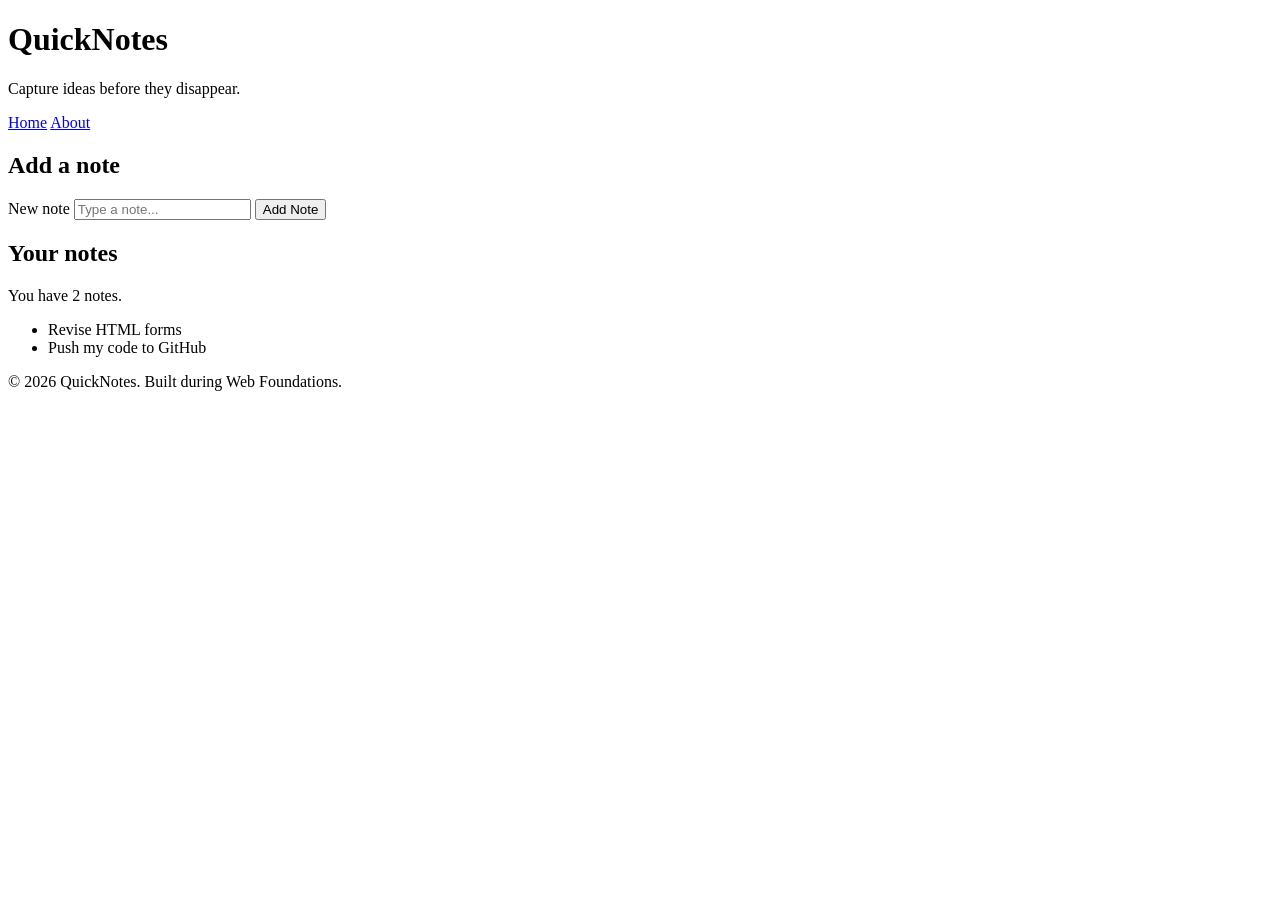
<file: day 1/index.html>
<!DOCTYPE html>
<html lang="en">
  <head>
    <meta charset="UTF-8" />
    <meta name="viewport" content="width=device-width, initial-scale=1.0" />
    <title>QuickNotes</title>
  </head>

  <body>
    <header>
      <h1>QuickNotes</h1>
      <p>Capture ideas before they disappear.</p>

      <nav>
        <a href="index.html">Home</a>
        <a href="about.html">About</a>
      </nav>
    </header>

    <main>
      <section>
        <h2>Add a note</h2>

        <form id="note-form">
          <label for="note-input">New note</label>
          <input
            type="text"
            id="note-input"
            placeholder="Type a note..."
          />
          <button type="submit">Add Note</button>
        </form>
      </section>

      <section>
        <h2>Your notes</h2>

        <p id="note-count">You have 2 notes.</p>

        <ul id="notes-list">
          <li>Revise HTML forms</li>
          <li>Push my code to GitHub</li>
        </ul>
      </section>
    </main>

    <footer>
      <p>&copy; 2026 QuickNotes. Built during Web Foundations.</p>
    </footer>
  </body>
</html>
</file>
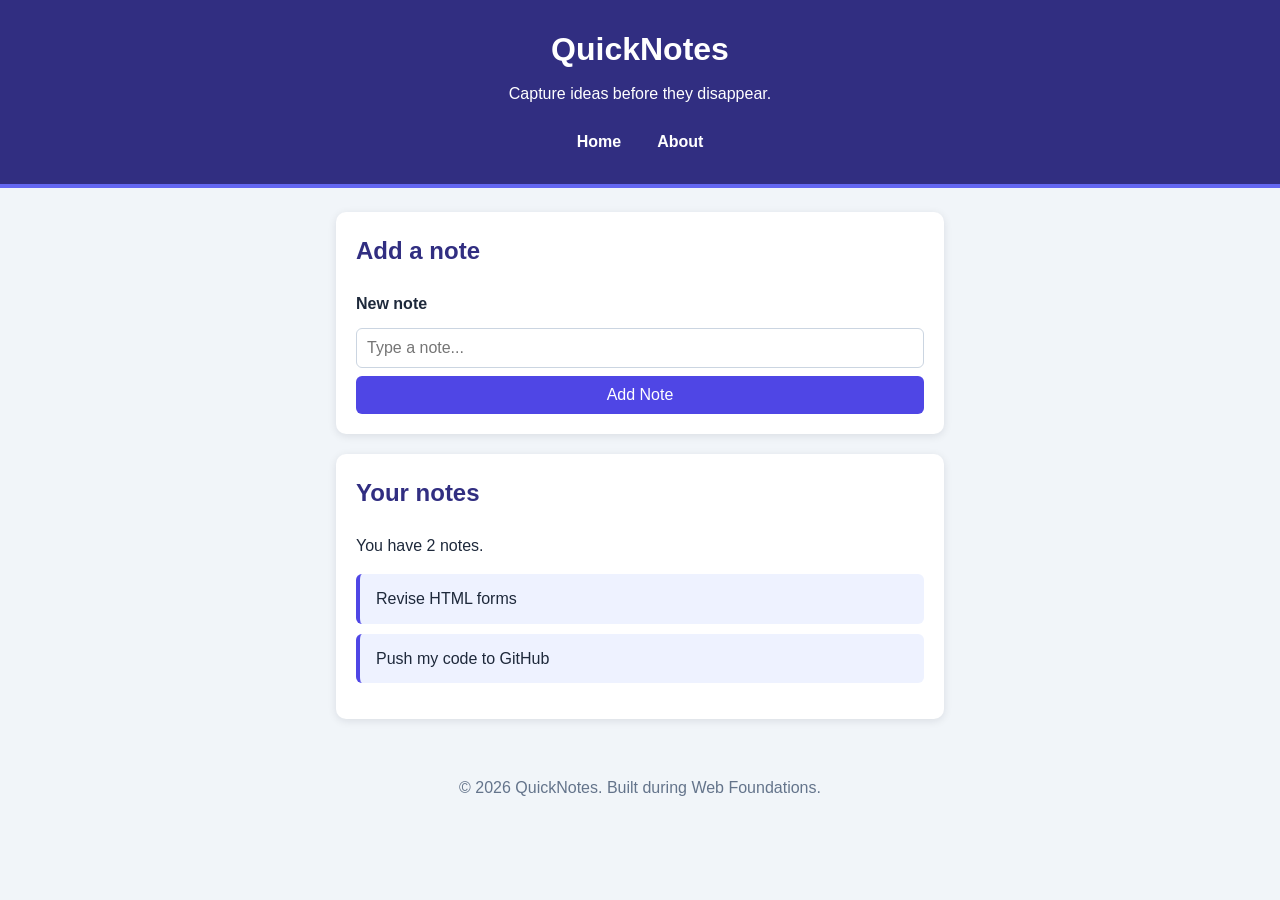
<file: day 2/index.html>
<!DOCTYPE html>
<html lang="en">
  <head>
    <meta charset="UTF-8" />
    <meta name="viewport" content="width=device-width, initial-scale=1.0" />
    <title>QuickNotes</title>
    <link rel="stylesheet" href="style.css" />
  </head>

  <body>
    <header>
      <h1>QuickNotes</h1>
      <p>Capture ideas before they disappear.</p>

      <nav>
        <a href="index.html">Home</a>
        <a href="about.html">About</a>
      </nav>
    </header>

    <main>
      <section>
        <h2>Add a note</h2>

        <form id="note-form">
          <label for="note-input">New note</label>
          <input
            type="text"
            id="note-input"
            placeholder="Type a note..."
          />
          <button type="submit">Add Note</button>
        </form>
      </section>

      <section>
        <h2>Your notes</h2>

        <p id="note-count">You have 2 notes.</p>

        <ul id="notes-list">
          <li>Revise HTML forms</li>
          <li>Push my code to GitHub</li>
        </ul>
      </section>
    </main>

    <footer>
      <p>&copy; 2026 QuickNotes. Built during Web Foundations.</p>
    </footer>
  </body>
</html>
</file>
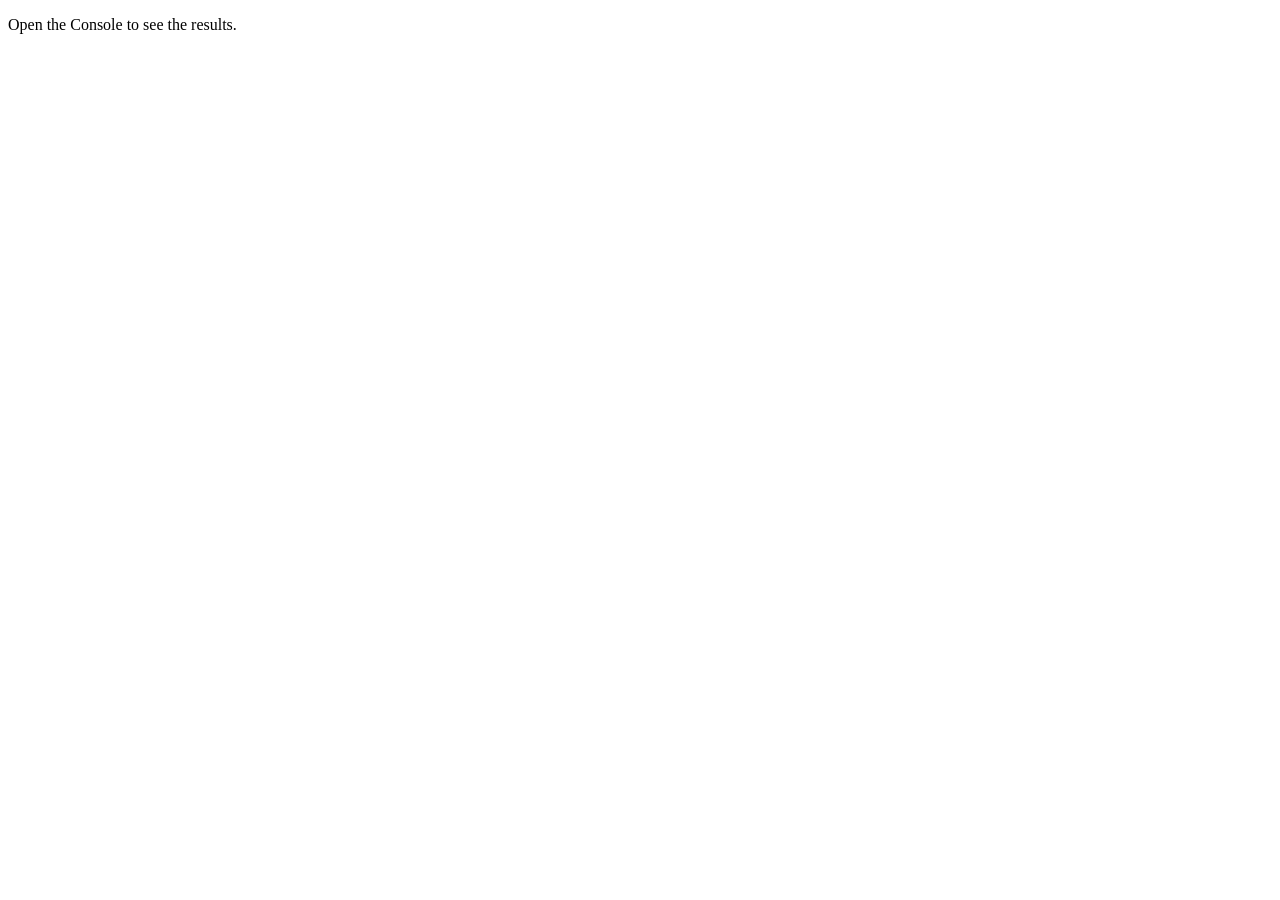
<file: day 3/index.html>
<!DOCTYPE html>
<html lang="en">
<head>
  <meta charset="UTF-8">
  <meta name="viewport" content="width=device-width, initial-scale=1.0">
  <title>Notes Toolkit</title>
  <script src="script.js" defer></script>
</head>
<body>
  <p>Open the Console to see the results.</p>
</body>
</html>
</file>
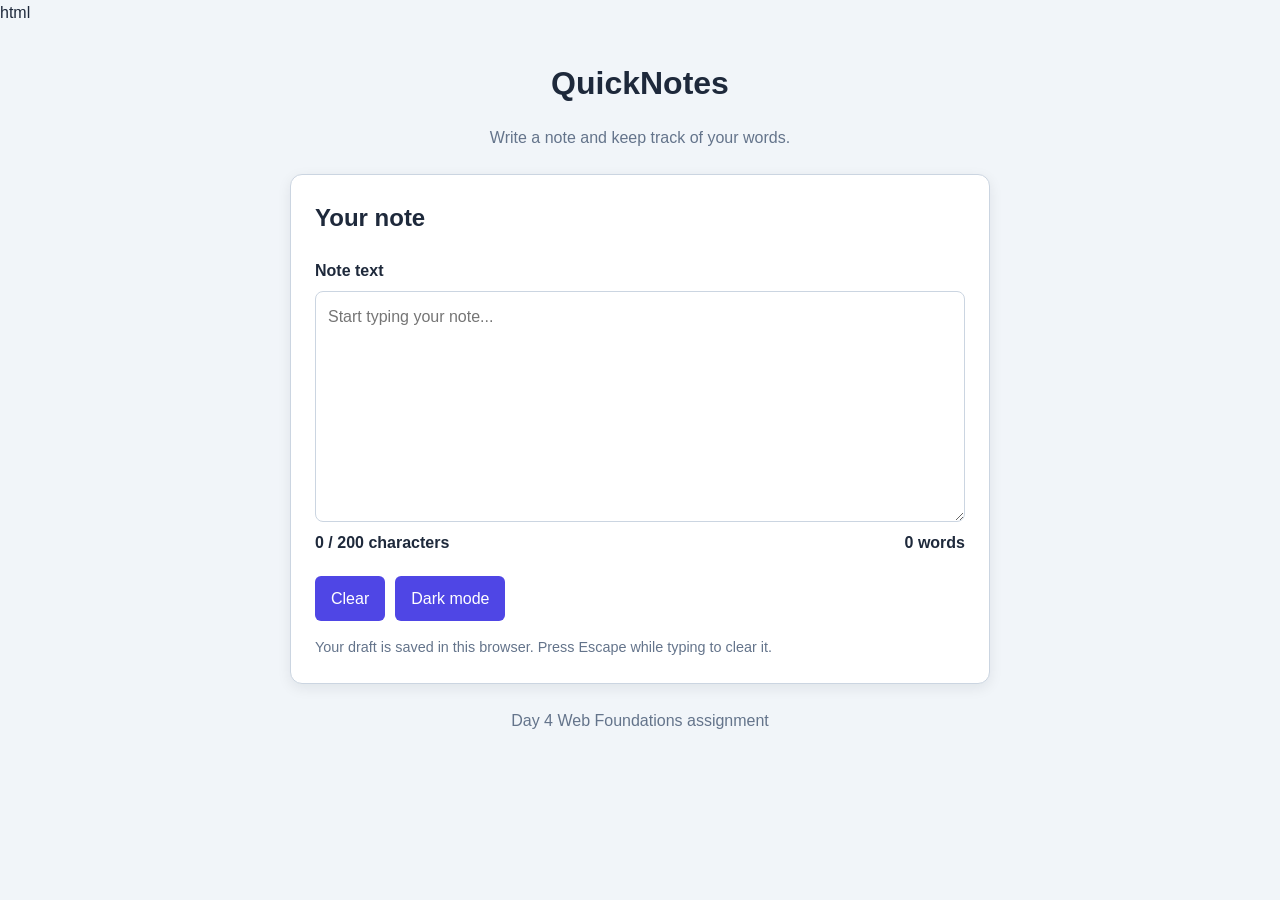
<file: day 4/index.html>
html
<!DOCTYPE html>
<html lang="en">
<head>
  <meta charset="UTF-8">
  <meta name="viewport" content="width=device-width, initial-scale=1.0">
  <title>Day 4 - Live Character Counter</title>
  <link rel="stylesheet" href="style.css">
  <script src="script.js" defer></script>
</head>
<body>
  <main class="container">
    <header>
      <h1>QuickNotes</h1>
      <p>Write a note and keep track of your words.</p>
    </header>

    <section class="note-card" aria-labelledby="note-heading">
      <h2 id="note-heading">Your note</h2>

      <label for="note-text">Note text</label>
      <textarea
        id="note-text"
        rows="8"
        placeholder="Start typing your note..."
      ></textarea>

      <div class="counts" aria-live="polite">
        <p id="char-count">0 / 200 characters</p>
        <p id="word-count">0 words</p>
      </div>

      <div class="actions">
        <button id="clear-btn" type="button">Clear</button>
        <button id="theme-toggle" type="button">Dark mode</button>
      </div>

      <p class="hint">
        Your draft is saved in this browser.
        Press Escape while typing to clear it.
      </p>
    </section>

    <footer>
      <p>Day 4 Web Foundations assignment</p>
    </footer>
  </main>
</body>
</html>
</file>
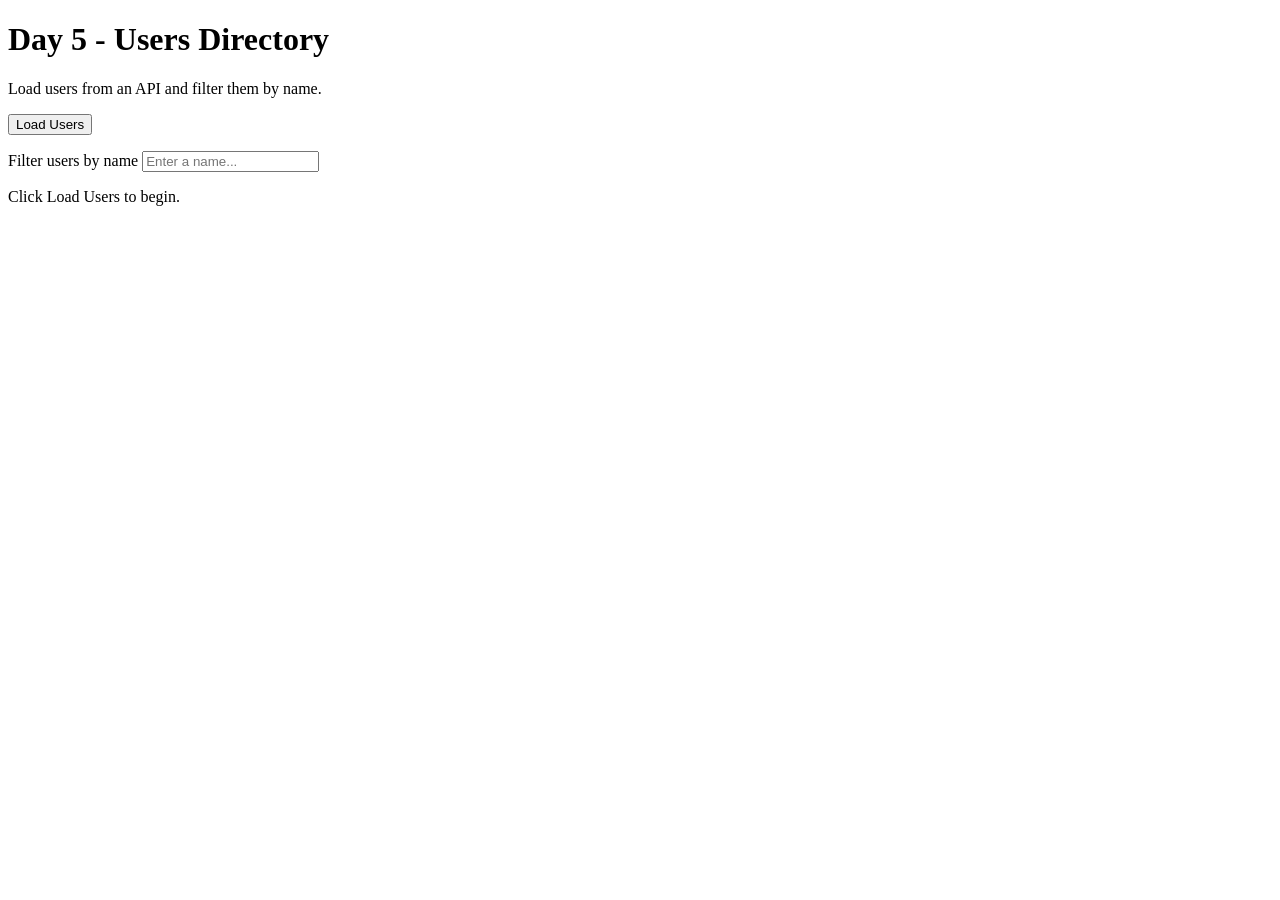
<file: day 5/index.html>
<!DOCTYPE html>
<html lang="en">
<head>
  <meta charset="UTF-8">
  <meta name="viewport" content="width=device-width, initial-scale=1.0">
  <title>Day 5 - Fetching and Filtering Users</title>
  <script src="users.js" defer></script>
</head>
<body>
  <main>
    <header>
      <h1>Day 5 - Users Directory</h1>
      <p>Load users from an API and filter them by name.</p>
    </header>

    <section>
      <button id="load-users" type="button">Load Users</button>

      <p>
        <label for="filter-input">Filter users by name</label>
        <input
          type="text"
          id="filter-input"
          placeholder="Enter a name..."
        >
      </p>

      <p id="status" aria-live="polite">Click Load Users to begin.</p>

      <ul id="users-list"></ul>
    </section>
  </main>
</body>
</html>
</file>
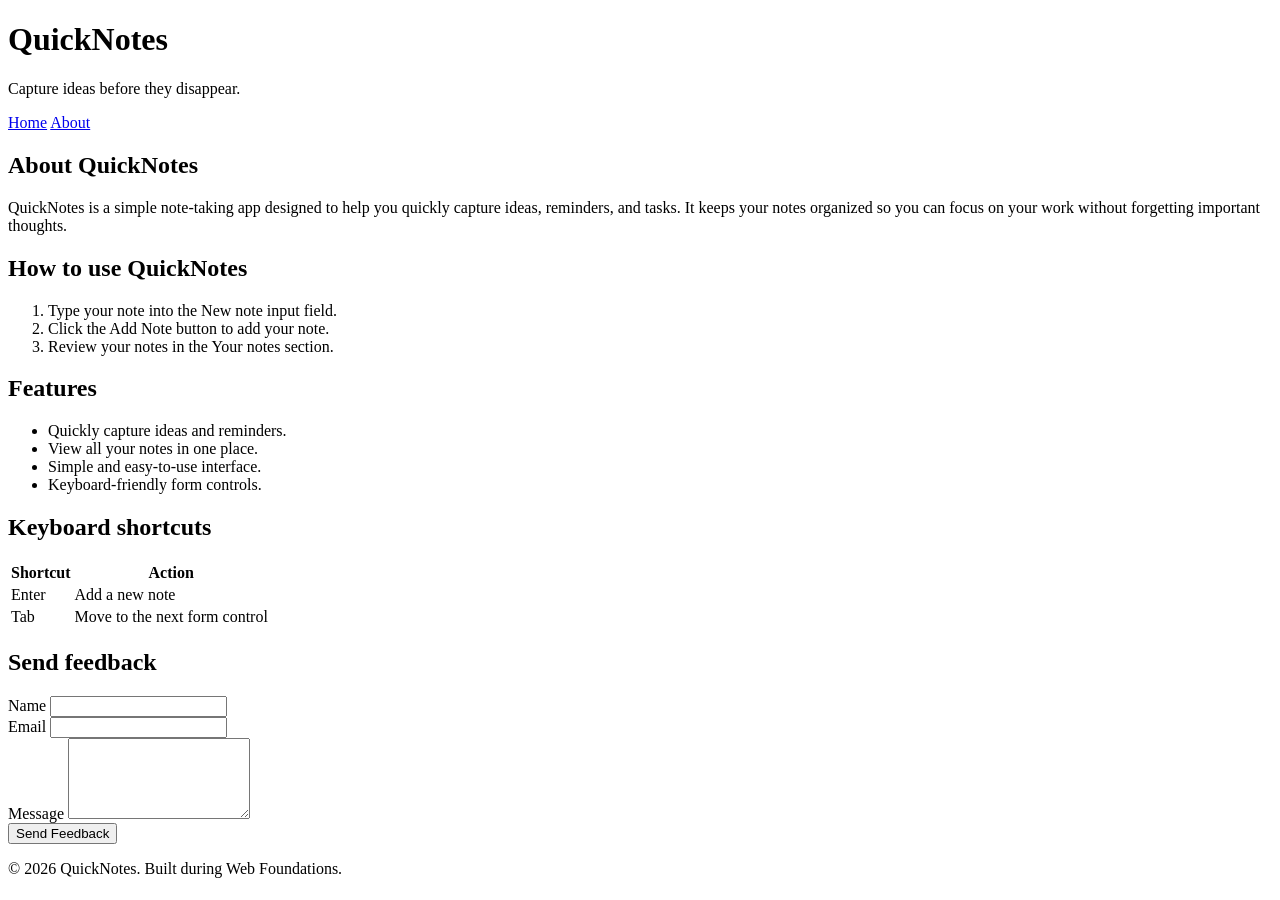
<file: day 1/about.html>
<!DOCTYPE html>
<html lang="en">
  <head>
    <meta charset="UTF-8" />
    <meta name="viewport" content="width=device-width, initial-scale=1.0" />
    <title>About QuickNotes</title>
  </head>

  <body>
    <header>
      <h1>QuickNotes</h1>
      <p>Capture ideas before they disappear.</p>

      <nav>
        <a href="index.html">Home</a>
        <a href="about.html">About</a>
      </nav>
    </header>

    <main>
      <h2>About QuickNotes</h2>

      <p>
        QuickNotes is a simple note-taking app designed to help you quickly
        capture ideas, reminders, and tasks. It keeps your notes organized so
        you can focus on your work without forgetting important thoughts.
      </p>

      <section>
        <h2>How to use QuickNotes</h2>

        <ol>
          <li>Type your note into the New note input field.</li>
          <li>Click the Add Note button to add your note.</li>
          <li>Review your notes in the Your notes section.</li>
        </ol>
      </section>

      <section>
        <h2>Features</h2>

        <ul>
          <li>Quickly capture ideas and reminders.</li>
          <li>View all your notes in one place.</li>
          <li>Simple and easy-to-use interface.</li>
          <li>Keyboard-friendly form controls.</li>
        </ul>
      </section>

      <section>
        <h2>Keyboard shortcuts</h2>

        <table>
          <thead>
            <tr>
              <th>Shortcut</th>
              <th>Action</th>
            </tr>
          </thead>

          <tbody>
            <tr>
              <td>Enter</td>
              <td>Add a new note</td>
            </tr>
            <tr>
              <td>Tab</td>
              <td>Move to the next form control</td>
            </tr>
          </tbody>
        </table>
      </section>

      <section>
        <h2>Send feedback</h2>

        <form>
          <div>
            <label for="name">Name</label>
            <input type="text" id="name" name="name" required />
          </div>

          <div>
            <label for="email">Email</label>
            <input type="email" id="email" name="email" required />
          </div>

          <div>
            <label for="message">Message</label>
            <textarea
              id="message"
              name="message"
              rows="5"
              required
            ></textarea>
          </div>

          <button type="submit">Send Feedback</button>
        </form>
      </section>
    </main>

    <footer>
      <p>&copy; 2026 QuickNotes. Built during Web Foundations.</p>
    </footer>
  </body>
</html>
</file>
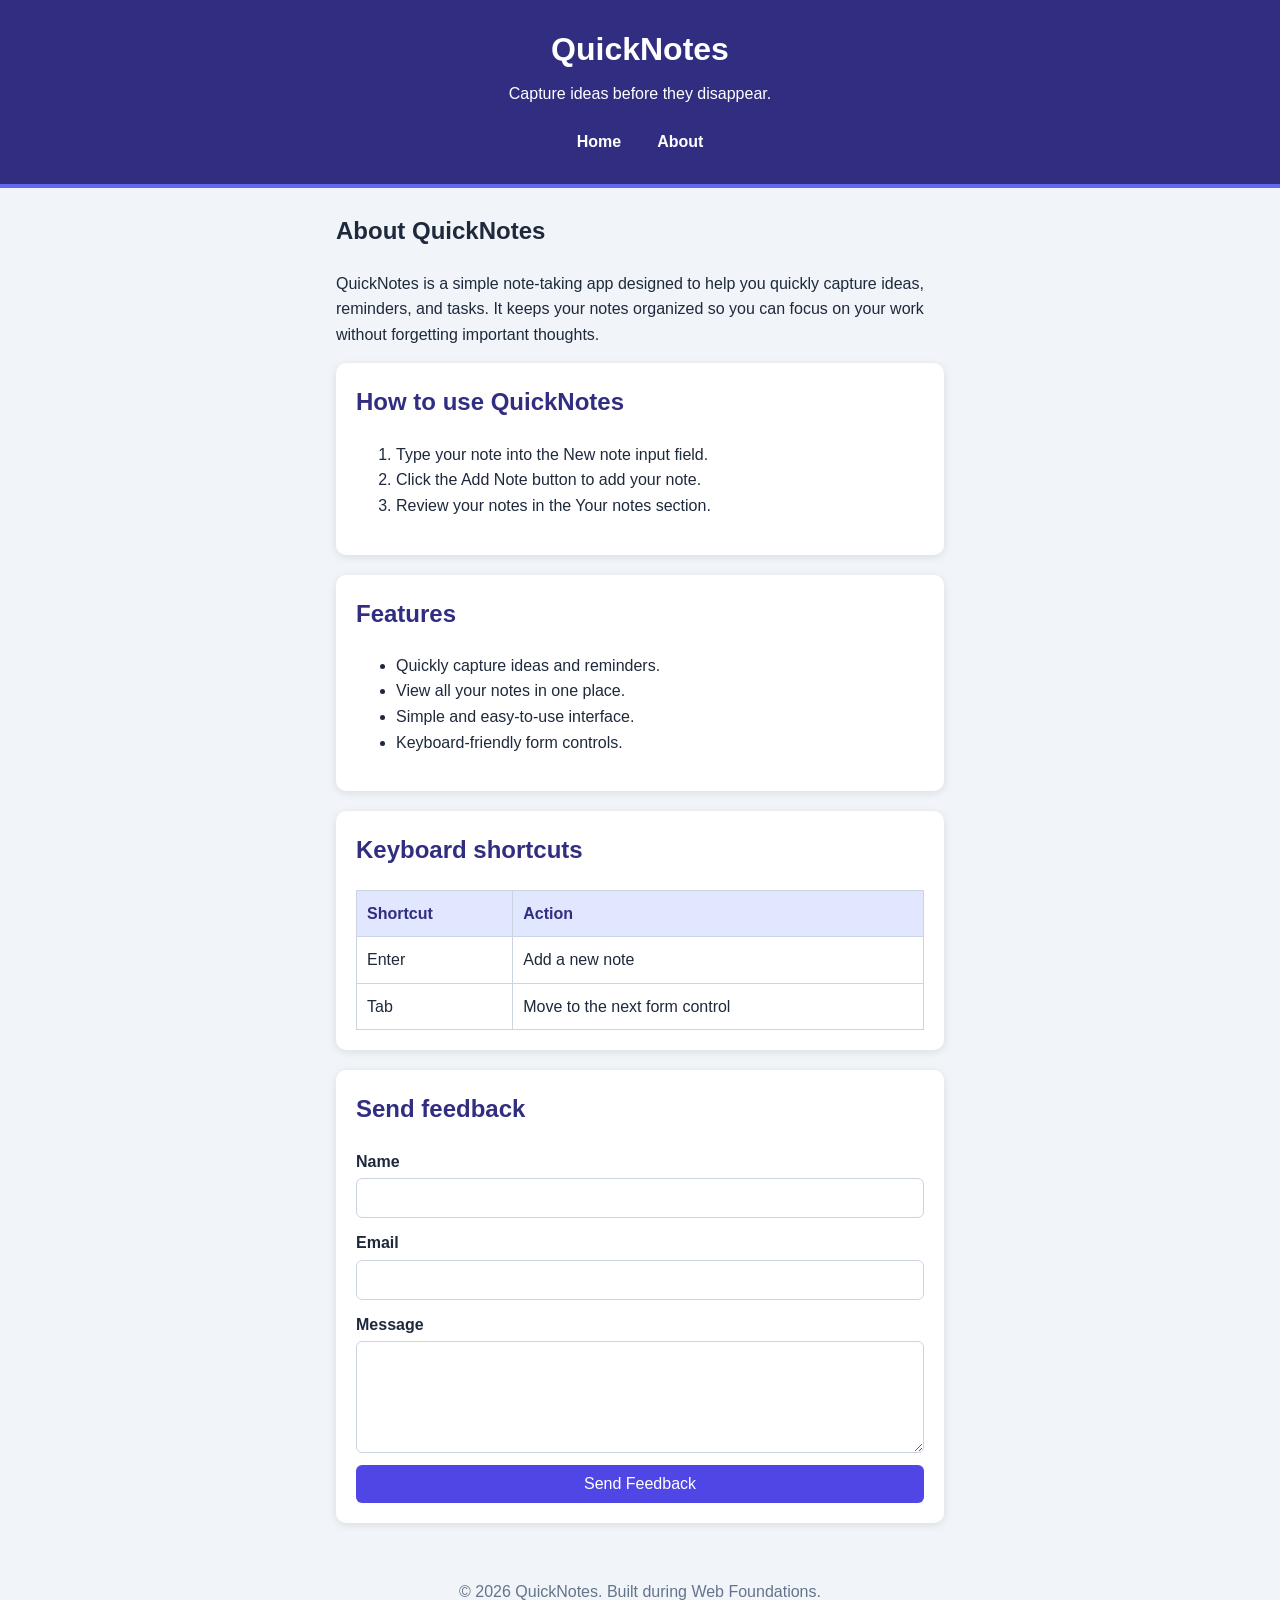
<file: day 2/about.html>
<!DOCTYPE html>
<html lang="en">
  <head>
    <meta charset="UTF-8" />
    <meta name="viewport" content="width=device-width, initial-scale=1.0" />
    <title>About QuickNotes</title>
    <link rel="stylesheet" href="style.css" />
  </head>

  <body>
    <header>
      <h1>QuickNotes</h1>
      <p>Capture ideas before they disappear.</p>

      <nav>
        <a href="index.html">Home</a>
        <a href="about.html">About</a>
      </nav>
    </header>

    <main>
      <h2>About QuickNotes</h2>

      <p>
        QuickNotes is a simple note-taking app designed to help you quickly
        capture ideas, reminders, and tasks. It keeps your notes organized so
        you can focus on your work without forgetting important thoughts.
      </p>

      <section>
        <h2>How to use QuickNotes</h2>

        <ol>
          <li>Type your note into the New note input field.</li>
          <li>Click the Add Note button to add your note.</li>
          <li>Review your notes in the Your notes section.</li>
        </ol>
      </section>

      <section>
        <h2>Features</h2>

        <ul>
          <li>Quickly capture ideas and reminders.</li>
          <li>View all your notes in one place.</li>
          <li>Simple and easy-to-use interface.</li>
          <li>Keyboard-friendly form controls.</li>
        <ul class="features"></ul>
      </section>

      <section>
        <h2>Keyboard shortcuts</h2>

        <table>
          <thead>
            <tr>
              <th>Shortcut</th>
              <th>Action</th>
            </tr>
          </thead>

          <tbody>
            <tr>
              <td>Enter</td>
              <td>Add a new note</td>
            </tr>
            <tr>
              <td>Tab</td>
              <td>Move to the next form control</td>
            </tr>
          </tbody>
        </table>
      </section>

      <section>
        <h2>Send feedback</h2>

        <form>
          <div>
            <label for="name">Name</label>
            <input type="text" id="name" name="name" required />
          </div>

          <div>
            <label for="email">Email</label>
            <input type="email" id="email" name="email" required />
          </div>

          <div>
            <label for="message">Message</label>
            <textarea
              id="message"
              name="message"
              rows="5"
              required
            ></textarea>
          </div>

          <button type="submit">Send Feedback</button>
        </form>
      </section>
    </main>

    <footer>
      <p>&copy; 2026 QuickNotes. Built during Web Foundations.</p>
    </footer>
  </body>
</html>
</file>
<file: day 2/style.css>
/* 1. Reset and base styles */
*,
*::before,
*::after {
  box-sizing: border-box;
}

body {
  background-color: #f1f5f9;
  color: #1e293b;
  font-family: Arial, sans-serif;
  margin: 0;
  line-height: 1.6;
}

/* 2. Header */
header {
  background-color: #312e81;
  color: #ffffff;
  text-align: center;
  padding: 24px 16px;
  border-bottom: 4px solid #6366f1;
}

header h1 {
  margin: 0;
  font-size: 2rem;
}

header p {
  margin: 6px 0 16px;
}

/* 3. Navigation */
nav {
  display: flex;
  justify-content: center;
  gap: 16px;
}

nav a {
  color: #ffffff;
  text-decoration: none;
  font-weight: bold;
  padding: 6px 10px;
  border-radius: 5px;
  transition: background-color 0.3s ease, color 0.3s ease;
}

nav a:hover {
  background-color: #6366f1;
  color: #ffffff;
}

/* 4. Centre main content */
main {
  max-width: 640px;
  margin: 24px auto;
  padding: 0 16px;
}

/* White card sections */
section {
  background-color: #ffffff;
  color: #1e293b;
  padding: 20px;
  border-radius: 10px;
  margin-bottom: 20px;
  box-shadow: 0 2px 8px rgba(15, 23, 42, 0.1);
}

section h2 {
  color: #312e81;
  margin-top: 0;
}

/* 5. Features Grid */
.features {
  display: grid;
  grid-template-columns: repeat(auto-fit, minmax(180px, 1fr));
  gap: 16px;
  list-style: none;
  padding: 0;
  margin: 0;
}

.features li {
  background-color: #eef2ff;
  border: 1px solid #c7d2fe;
  padding: 16px;
  border-radius: 8px;
}

/* 6. Shortcuts table */
table {
  width: 100%;
  border-collapse: collapse;
}

th,
td {
  border: 1px solid #cbd5e1;
  padding: 10px;
  text-align: left;
}

th {
  background-color: #e0e7ff;
  color: #312e81;
}

/* 7. Feedback form */
form {
  display: flex;
  flex-direction: column;
  gap: 12px;
}

form div {
  display: flex;
  flex-direction: column;
}

form label {
  font-weight: bold;
  margin-bottom: 4px;
}

form input,
form textarea {
  width: 100%;
  padding: 10px;
  border: 1px solid #cbd5e1;
  border-radius: 6px;
  font-size: 1rem;
  font-family: inherit;
}

form input:focus,
form textarea:focus {
  outline: 2px solid #6366f1;
  border-color: #6366f1;
}

/* 8. Buttons */
button {
  background-color: #4f46e5;
  color: #ffffff;
  border: none;
  padding: 10px 18px;
  border-radius: 6px;
  font-size: 1rem;
  cursor: pointer;
  transition: background-color 0.3s ease, transform 0.2s ease;
}

button:hover {
  background-color: #3730a3;
  transform: translateY(-1px);
}

/* Keep the note form working nicely */
#note-form {
  display: flex;
  gap: 8px;
  flex-wrap: wrap;
}

#note-form label {
  width: 100%;
  font-weight: bold;
}

#note-input {
  flex: 1;
  padding: 10px;
  border: 1px solid #cbd5e1;
  border-radius: 6px;
  font-size: 1rem;
}

/* 9. Notes list */
#notes-list {
  list-style: none;
  padding: 0;
}

#notes-list li {
  background-color: #eef2ff;
  border-left: 4px solid #4f46e5;
  padding: 12px 16px;
  margin-bottom: 10px;
  border-radius: 6px;
}

/* 10. Footer */
footer {
  text-align: center;
  color: #64748b;
  padding: 16px;
}

/* 11. Small screens */
@media (max-width: 600px) {
  header {
    padding: 16px 10px;
  }

  header h1 {
    font-size: 1.5rem;
  }

  nav {
    gap: 12px;
  }

  main {
    margin: 16px auto;
    padding: 0 12px;
  }

  #note-form {
    flex-direction: column;
  }

  #note-input {
    width: 100%;
  }

  button {
    width: 100%;
  }
}
</file>
<file: day 4/style.css>
:root {
  --page-bg: #f1f5f9;
  --card-bg: #ffffff;
  --text-color: #1e293b;
  --muted-color: #64748b;
  --border-color: #cbd5e1;
  --accent-color: #4f46e5;
  --button-hover: #3730a3;
  --warning-color: #ea580c;
  --over-color: #dc2626;
}

body.dark {
  --page-bg: #0f172a;
  --card-bg: #1e293b;
  --text-color: #e2e8f0;
  --muted-color: #94a3b8;
  --border-color: #475569;
  --accent-color: #818cf8;
  --button-hover: #6366f1;
  --warning-color: #fb923c;
  --over-color: #f87171;
}

*,
*::before,
*::after {
  box-sizing: border-box;
}

body {
  margin: 0;
  background-color: var(--page-bg);
  color: var(--text-color);
  font-family: Arial, sans-serif;
  line-height: 1.6;
  transition: background-color 0.2s ease, color 0.2s ease;
}

.container {
  width: min(100% - 32px, 700px);
  margin: 32px auto;
}

header,
footer {
  text-align: center;
}

header h1 {
  margin-bottom: 4px;
}

header p,
footer,
.hint {
  color: var(--muted-color);
}

.note-card {
  margin-top: 24px;
  padding: 24px;
  background-color: var(--card-bg);
  border: 1px solid var(--border-color);
  border-radius: 12px;
  box-shadow: 0 4px 14px rgba(15, 23, 42, 0.08);
}

.note-card h2 {
  margin-top: 0;
}

label {
  display: block;
  margin-bottom: 8px;
  font-weight: bold;
}

textarea {
  display: block;
  width: 100%;
  min-height: 180px;
  padding: 12px;
  border: 1px solid var(--border-color);
  border-radius: 8px;
  background-color: var(--card-bg);
  color: var(--text-color);
  font: inherit;
  resize: vertical;
}

textarea:focus {
  outline: 2px solid var(--accent-color);
  outline-offset: 2px;
}

.counts {
  display: flex;
  flex-wrap: wrap;
  justify-content: space-between;
  gap: 8px;
  margin-top: 8px;
}

.counts p {
  margin: 0;
  font-weight: bold;
}

#char-count.warning {
  color: var(--warning-color);
}

#char-count.over {
  color: var(--over-color);
  font-weight: 700;
}

.actions {
  display: flex;
  flex-wrap: wrap;
  gap: 10px;
  margin-top: 20px;
}

button {
  padding: 10px 16px;
  border: 0;
  border-radius: 6px;
  background-color: var(--accent-color);
  color: #ffffff;
  font: inherit;
  cursor: pointer;
}

button:hover {
  background-color: var(--button-hover);
}

button:focus-visible {
  outline: 2px solid var(--text-color);
  outline-offset: 3px;
}

.hint {
  margin-bottom: 0;
  font-size: 0.9rem;
}

footer {
  margin-top: 24px;
}

@media (max-width: 600px) {
  .container {
    width: min(100% - 20px, 700px);
    margin: 20px auto;
  }

  .note-card {
    padding: 16px;
  }

  .actions button {
    flex: 1;
  }
}
</file>
